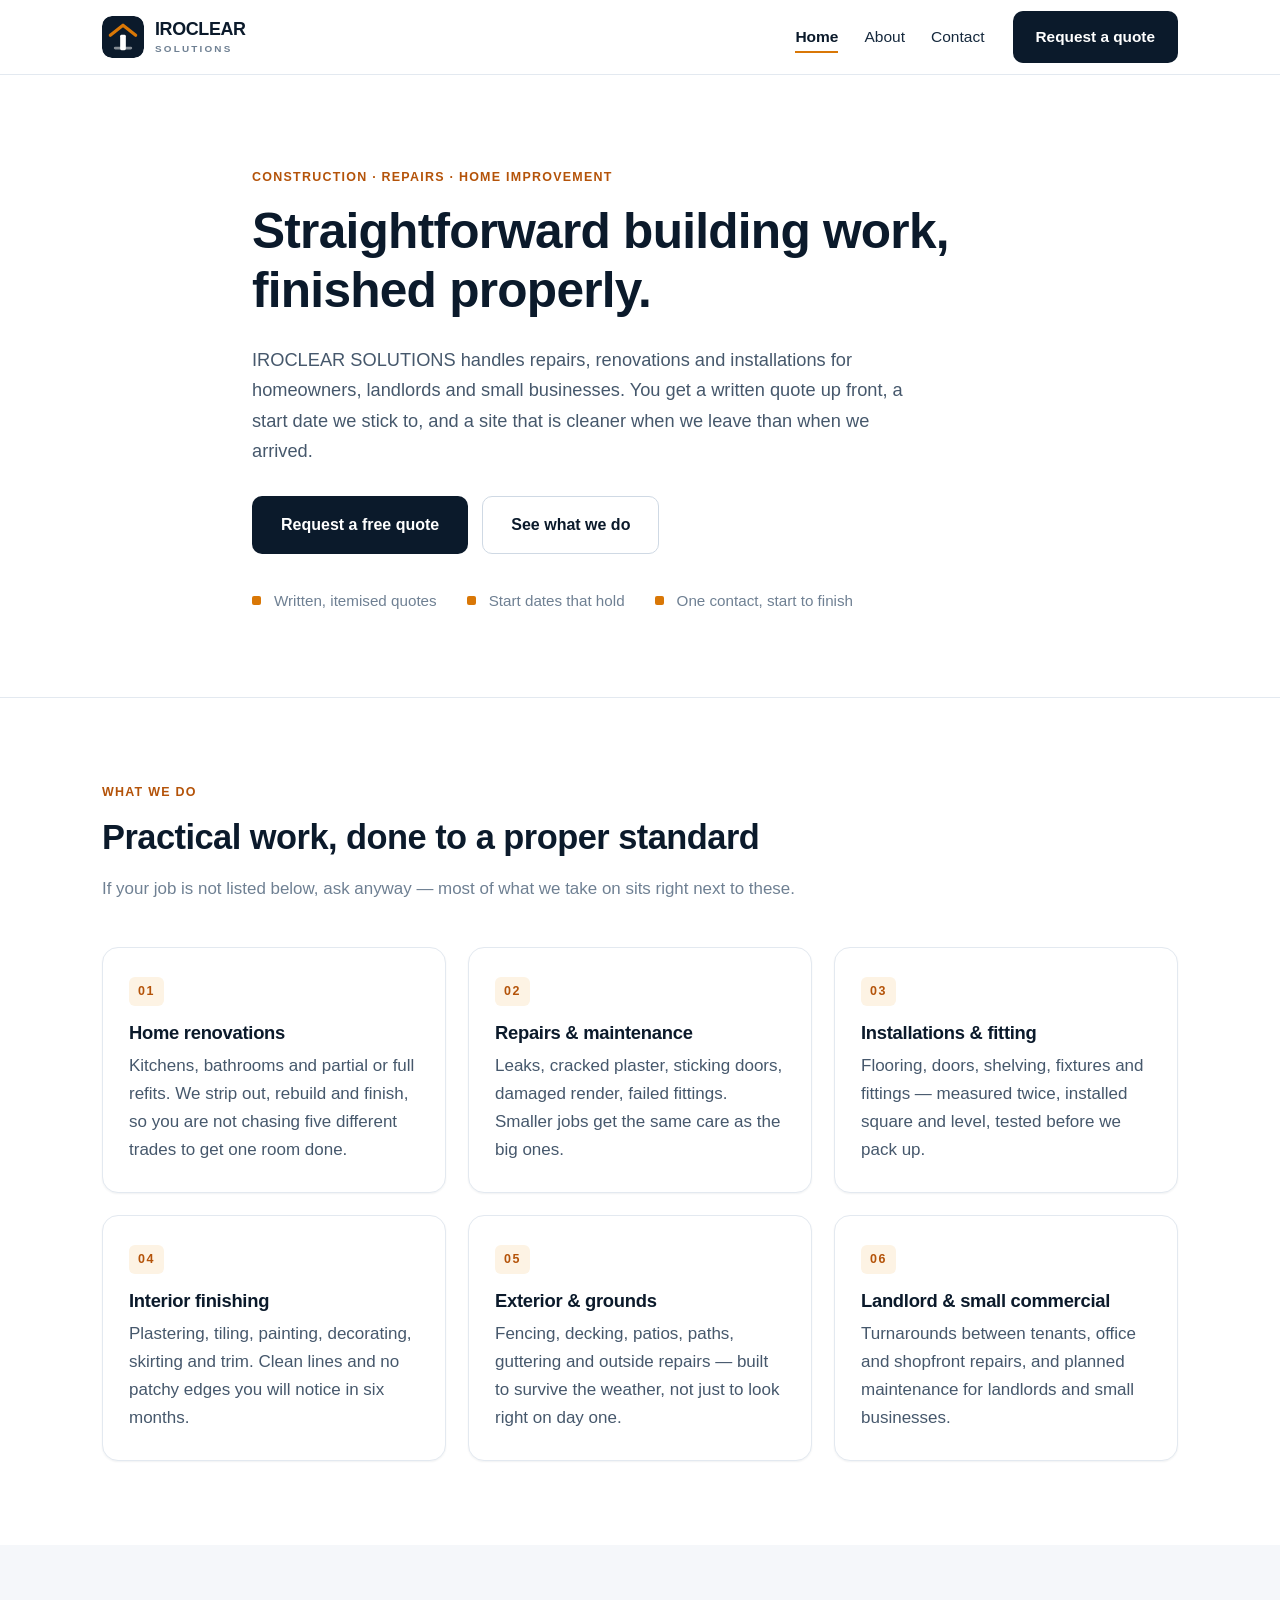
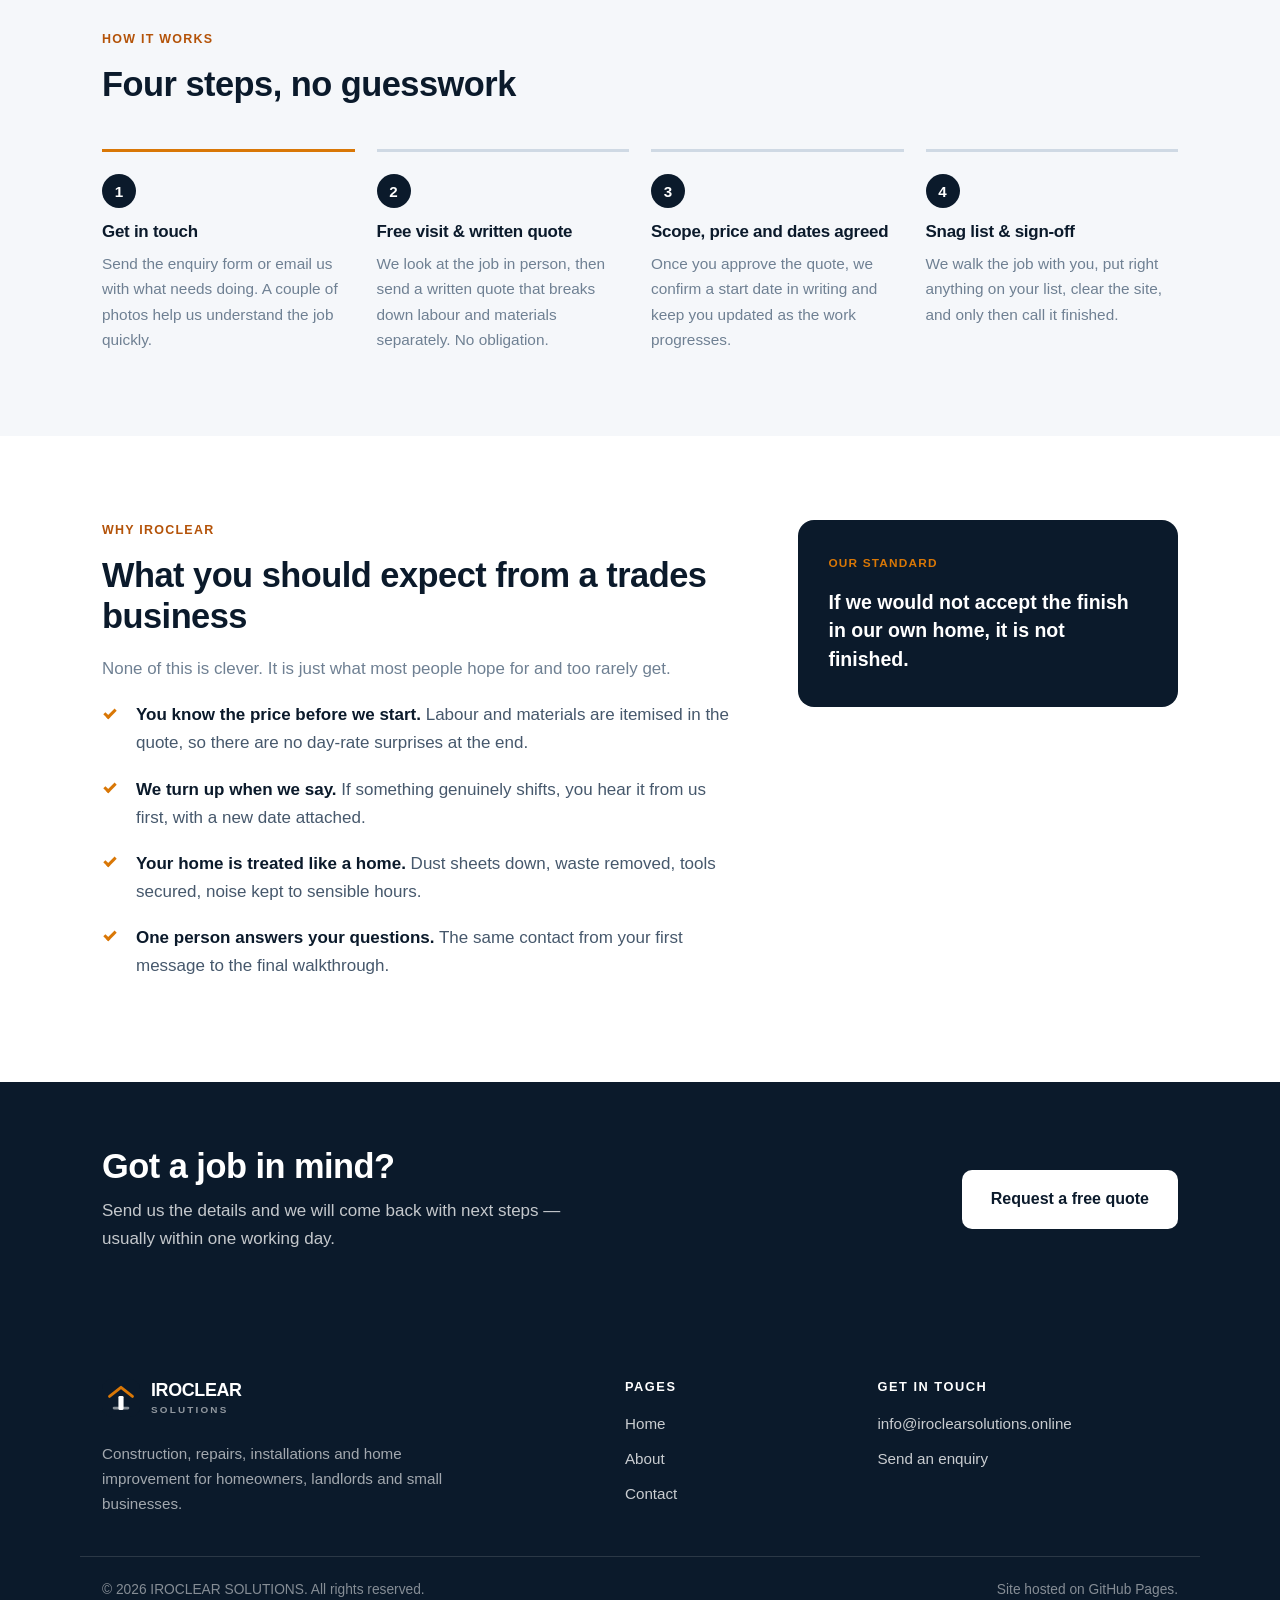
<file: index.html>
<!DOCTYPE html>
<html lang="en">
<head>
<meta charset="utf-8">
<meta name="viewport" content="width=device-width, initial-scale=1">
<title>IROCLEAR SOLUTIONS | Construction, Repairs &amp; Home Improvement</title>
<meta name="description" content="IROCLEAR SOLUTIONS takes on renovations, repairs, installations and finishing work for homeowners, landlords and small businesses. Written quotes, fixed prices, tidy sites.">
<link rel="canonical" href="https://iroclearsolutions.online/">
<link rel="icon" href="assets/img/favicon.svg" type="image/svg+xml">
<link rel="stylesheet" href="assets/css/style.css">
<meta property="og:type" content="website">
<meta property="og:title" content="IROCLEAR SOLUTIONS | Construction, Repairs &amp; Home Improvement">
<meta property="og:description" content="Renovations, repairs, installations and finishing work. Written, itemised quotes and a tidy site when we leave.">
<meta property="og:url" content="https://iroclearsolutions.online/">
<script type="application/ld+json">
{
  "@context": "https://schema.org",
  "@type": "HomeAndConstructionBusiness",
  "name": "IROCLEAR SOLUTIONS",
  "url": "https://iroclearsolutions.online/",
  "email": "info@iroclearsolutions.online",
  "description": "Construction, repairs, installations and home improvement for homeowners, landlords and small businesses."
}
</script>
</head>
<body>
<a class="skip-link" href="#main">Skip to content</a>

<header class="site-header" id="siteHeader">
  <div class="container header-inner">
    <a class="brand" href="index.html">
      <img class="brand-mark" src="assets/img/logo.svg" alt="" width="42" height="42">
      <span class="brand-text">IROCLEAR<small>SOLUTIONS</small></span>
    </a>

    <button class="nav-toggle" id="navToggle" type="button" aria-expanded="false" aria-controls="primaryNav" aria-label="Open menu">
      <span class="nav-toggle-bar"></span>
      <span class="nav-toggle-bar"></span>
      <span class="nav-toggle-bar"></span>
    </button>

    <nav class="nav" id="primaryNav" aria-label="Primary">
      <ul class="nav-list">
        <li><a href="index.html" aria-current="page">Home</a></li>
        <li><a href="about.html">About</a></li>
        <li><a href="contact.html">Contact</a></li>
      </ul>
      <a class="btn btn-primary nav-cta" href="contact.html">Request a quote</a>
    </nav>
  </div>
</header>

<main id="main">

  <section class="hero">
    <div class="container hero-inner">
      <p class="eyebrow">Construction &middot; Repairs &middot; Home Improvement</p>
      <h1>Straightforward building work, finished properly.</h1>
      <p class="hero-lede">
        IROCLEAR SOLUTIONS handles repairs, renovations and installations for homeowners,
        landlords and small businesses. You get a written quote up front, a start date we
        stick to, and a site that is cleaner when we leave than when we arrived.
      </p>
      <div class="hero-actions">
        <a class="btn btn-primary btn-lg" href="contact.html">Request a free quote</a>
        <a class="btn btn-ghost btn-lg" href="#services">See what we do</a>
      </div>
      <ul class="hero-points">
        <li>Written, itemised quotes</li>
        <li>Start dates that hold</li>
        <li>One contact, start to finish</li>
      </ul>
    </div>
  </section>

  <section class="section" id="services">
    <div class="container">
      <div class="section-head">
        <p class="eyebrow">What we do</p>
        <h2>Practical work, done to a proper standard</h2>
        <p class="section-lede">
          If your job is not listed below, ask anyway &mdash; most of what we take on sits
          right next to these.
        </p>
      </div>

      <div class="grid grid-3">
        <article class="card">
          <span class="card-num">01</span>
          <h3>Home renovations</h3>
          <p>Kitchens, bathrooms and partial or full refits. We strip out, rebuild and finish, so you are not chasing five different trades to get one room done.</p>
        </article>
        <article class="card">
          <span class="card-num">02</span>
          <h3>Repairs &amp; maintenance</h3>
          <p>Leaks, cracked plaster, sticking doors, damaged render, failed fittings. Smaller jobs get the same care as the big ones.</p>
        </article>
        <article class="card">
          <span class="card-num">03</span>
          <h3>Installations &amp; fitting</h3>
          <p>Flooring, doors, shelving, fixtures and fittings &mdash; measured twice, installed square and level, tested before we pack up.</p>
        </article>
        <article class="card">
          <span class="card-num">04</span>
          <h3>Interior finishing</h3>
          <p>Plastering, tiling, painting, decorating, skirting and trim. Clean lines and no patchy edges you will notice in six months.</p>
        </article>
        <article class="card">
          <span class="card-num">05</span>
          <h3>Exterior &amp; grounds</h3>
          <p>Fencing, decking, patios, paths, guttering and outside repairs &mdash; built to survive the weather, not just to look right on day one.</p>
        </article>
        <article class="card">
          <span class="card-num">06</span>
          <h3>Landlord &amp; small commercial</h3>
          <p>Turnarounds between tenants, office and shopfront repairs, and planned maintenance for landlords and small businesses.</p>
        </article>
      </div>
    </div>
  </section>

  <section class="section section-alt">
    <div class="container">
      <div class="section-head">
        <p class="eyebrow">How it works</p>
        <h2>Four steps, no guesswork</h2>
      </div>

      <ol class="steps">
        <li class="step">
          <span class="step-num">1</span>
          <h3>Get in touch</h3>
          <p>Send the enquiry form or email us with what needs doing. A couple of photos help us understand the job quickly.</p>
        </li>
        <li class="step">
          <span class="step-num">2</span>
          <h3>Free visit &amp; written quote</h3>
          <p>We look at the job in person, then send a written quote that breaks down labour and materials separately. No obligation.</p>
        </li>
        <li class="step">
          <span class="step-num">3</span>
          <h3>Scope, price and dates agreed</h3>
          <p>Once you approve the quote, we confirm a start date in writing and keep you updated as the work progresses.</p>
        </li>
        <li class="step">
          <span class="step-num">4</span>
          <h3>Snag list &amp; sign-off</h3>
          <p>We walk the job with you, put right anything on your list, clear the site, and only then call it finished.</p>
        </li>
      </ol>
    </div>
  </section>

  <section class="section">
    <div class="container split">
      <div class="split-copy">
        <p class="eyebrow">Why IROCLEAR</p>
        <h2>What you should expect from a trades business</h2>
        <p class="section-lede">
          None of this is clever. It is just what most people hope for and too rarely get.
        </p>
        <ul class="check-list">
          <li><strong>You know the price before we start.</strong> Labour and materials are itemised in the quote, so there are no day-rate surprises at the end.</li>
          <li><strong>We turn up when we say.</strong> If something genuinely shifts, you hear it from us first, with a new date attached.</li>
          <li><strong>Your home is treated like a home.</strong> Dust sheets down, waste removed, tools secured, noise kept to sensible hours.</li>
          <li><strong>One person answers your questions.</strong> The same contact from your first message to the final walkthrough.</li>
        </ul>
      </div>
      <div class="split-aside">
        <div class="quote-card">
          <p class="quote-card-label">Our standard</p>
          <p class="quote-card-text">If we would not accept the finish in our own home, it is not finished.</p>
        </div>
      </div>
    </div>
  </section>

  <section class="cta-band">
    <div class="container cta-band-inner">
      <div>
        <h2>Got a job in mind?</h2>
        <p>Send us the details and we will come back with next steps &mdash; usually within one working day.</p>
      </div>
      <a class="btn btn-invert btn-lg" href="contact.html">Request a free quote</a>
    </div>
  </section>

</main>

<footer class="site-footer">
  <div class="container footer-grid">
    <div class="footer-brand">
      <a class="brand brand-footer" href="index.html">
        <img class="brand-mark" src="assets/img/logo.svg" alt="" width="38" height="38">
        <span class="brand-text">IROCLEAR<small>SOLUTIONS</small></span>
      </a>
      <p>Construction, repairs, installations and home improvement for homeowners, landlords and small businesses.</p>
    </div>

    <div class="footer-col">
      <h4>Pages</h4>
      <ul>
        <li><a href="index.html">Home</a></li>
        <li><a href="about.html">About</a></li>
        <li><a href="contact.html">Contact</a></li>
      </ul>
    </div>

    <div class="footer-col">
      <h4>Get in touch</h4>
      <ul>
        <li><a href="mailto:info@iroclearsolutions.online">info@iroclearsolutions.online</a></li>
        <!-- PHONE: paste your number here once you have one, then delete this note.
        <li><a href="tel:+44XXXXXXXXXX">+44 XX XXXX XXXX</a></li>
        -->
        <li><a href="contact.html">Send an enquiry</a></li>
      </ul>
    </div>
  </div>

  <div class="container footer-bottom">
    <p>&copy; <span id="year">2026</span> IROCLEAR SOLUTIONS. All rights reserved.</p>
    <p class="footer-note">Site hosted on GitHub Pages.</p>
  </div>
</footer>

<script src="assets/js/main.js"></script>
</body>
</html>
</file>
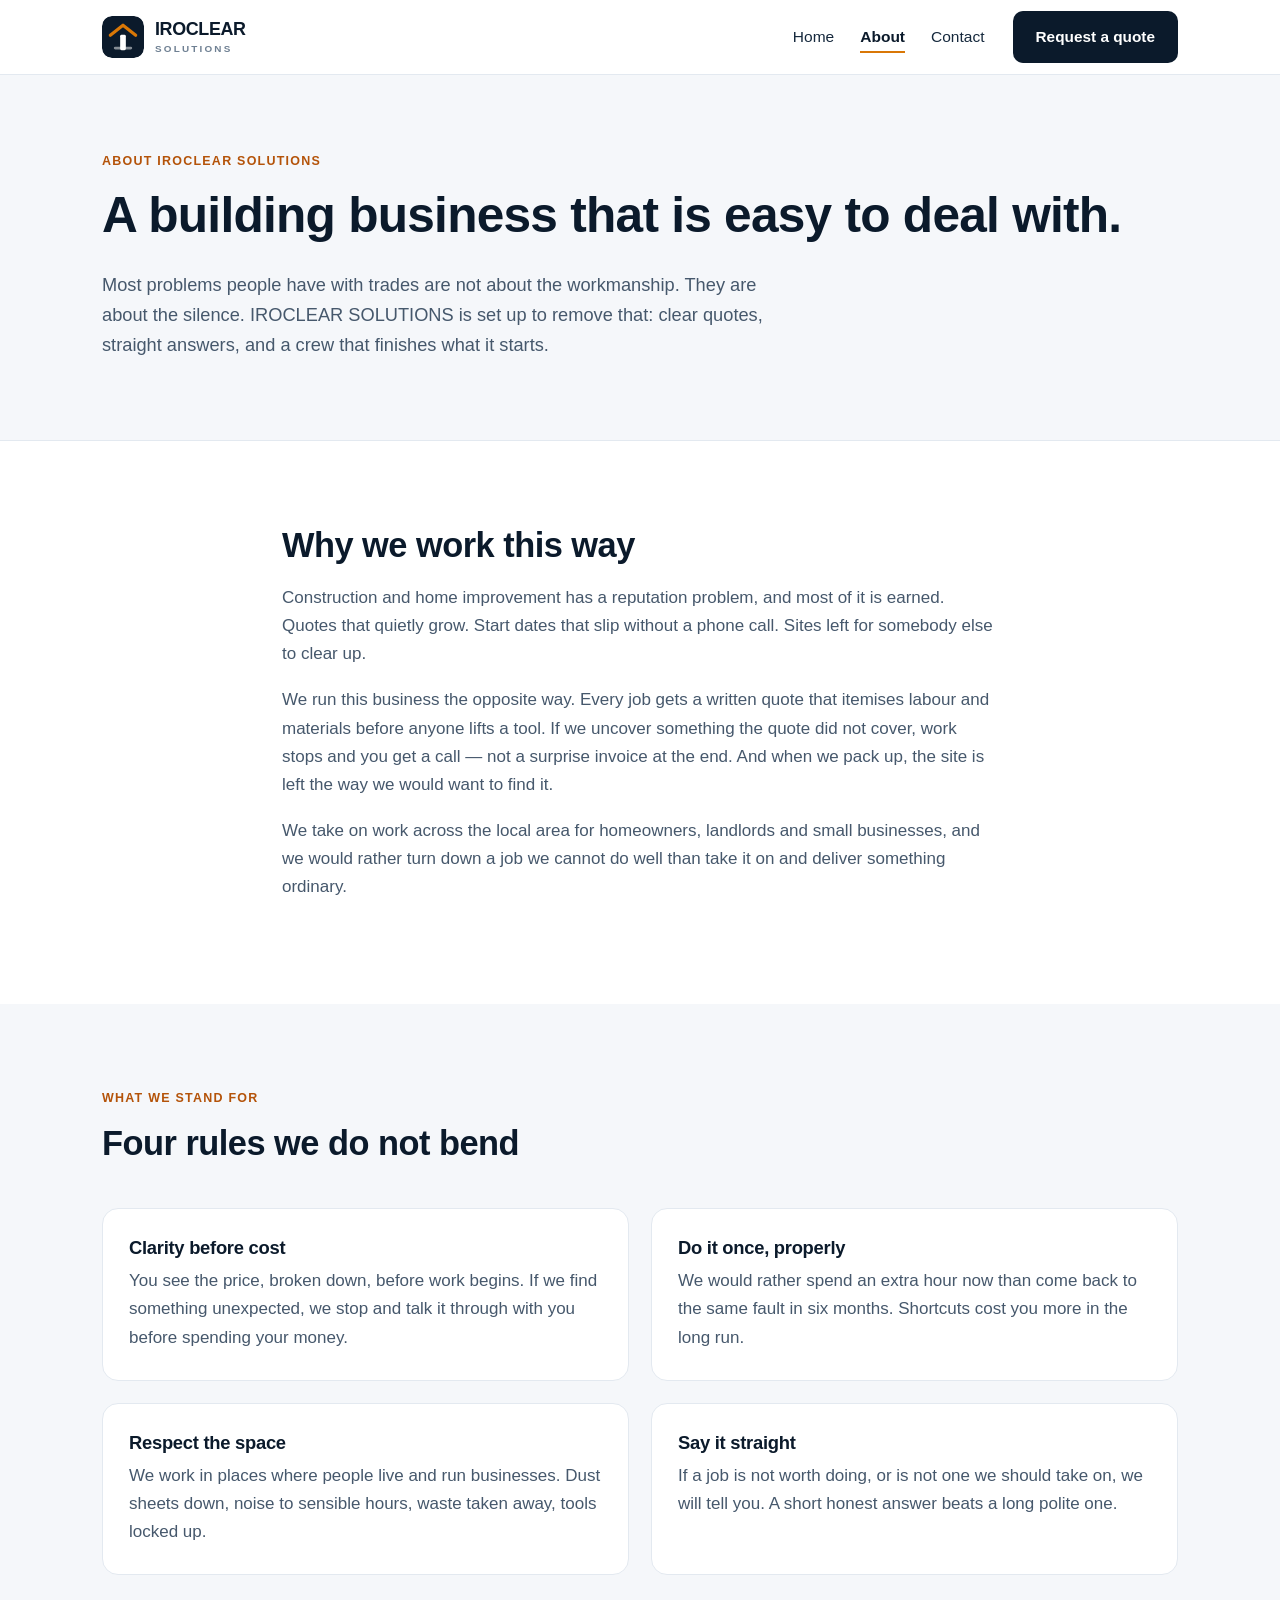
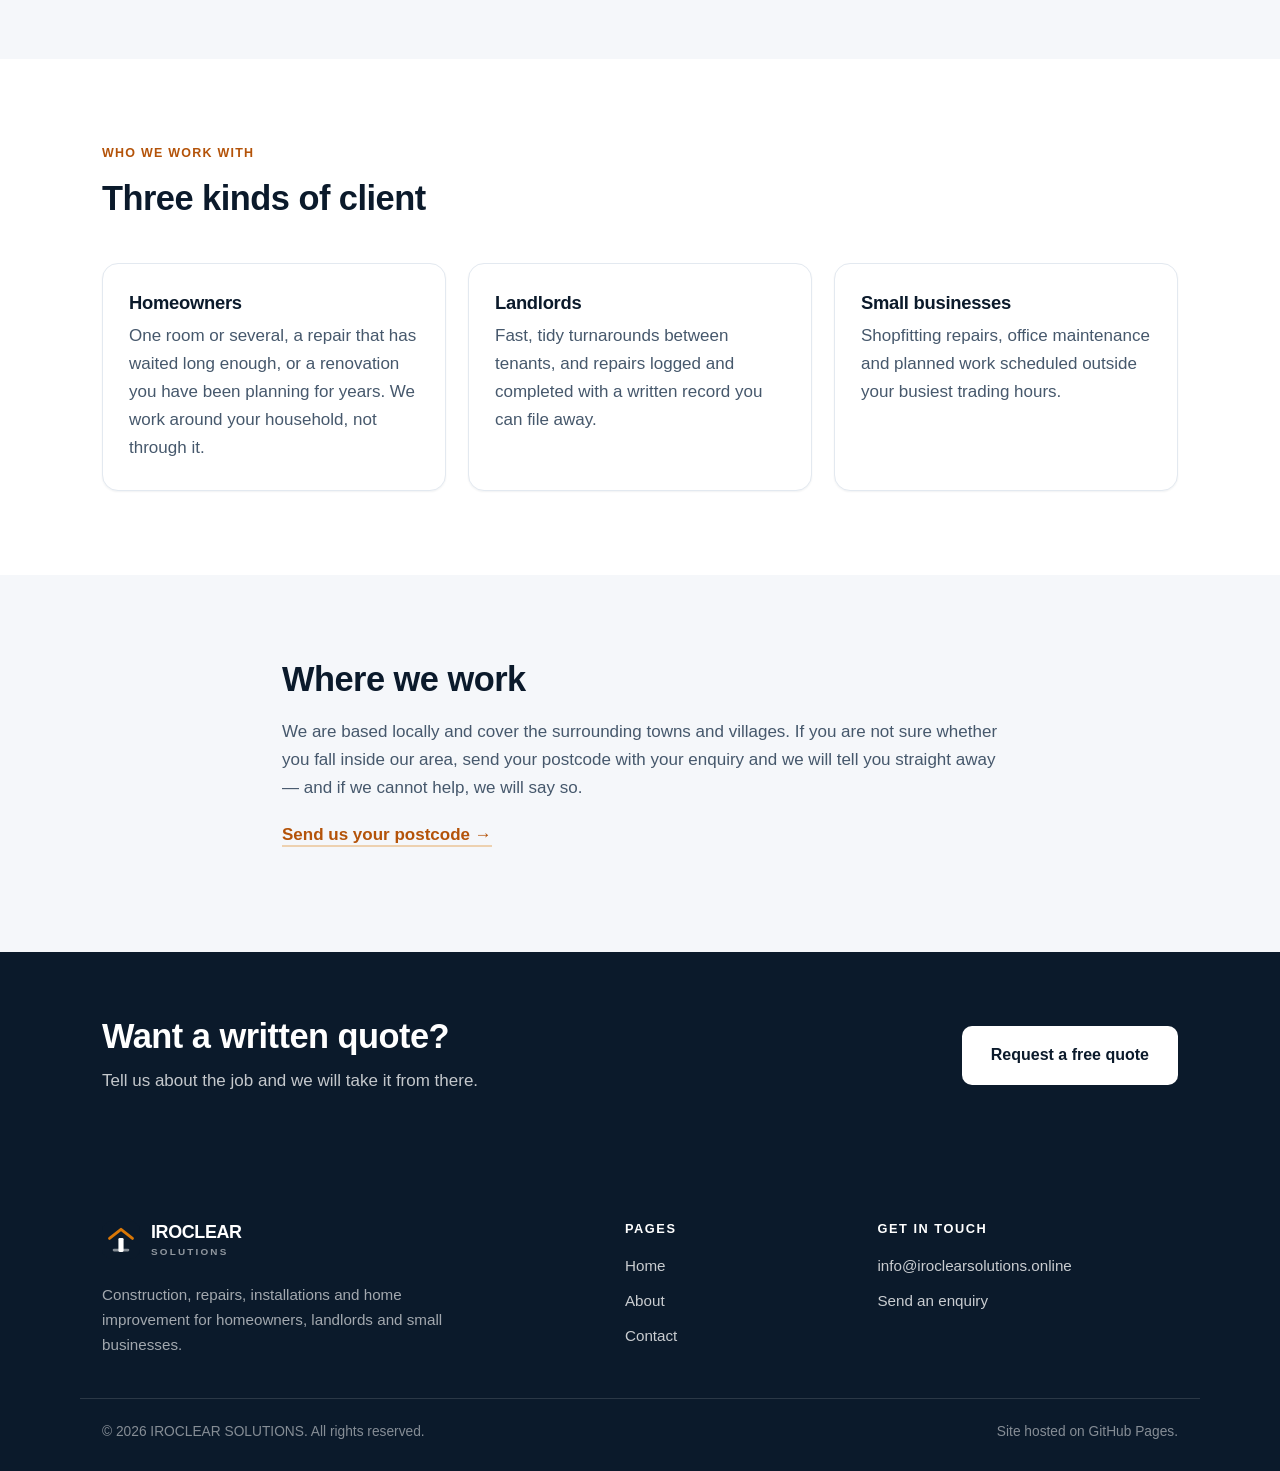
<file: about.html>
<!DOCTYPE html>
<html lang="en">
<head>
<meta charset="utf-8">
<meta name="viewport" content="width=device-width, initial-scale=1">
<title>About | IROCLEAR SOLUTIONS</title>
<meta name="description" content="IROCLEAR SOLUTIONS is a construction and home improvement business built around clear quotes, straight answers and tidy, finished work.">
<link rel="canonical" href="https://iroclearsolutions.online/about.html">
<link rel="icon" href="assets/img/favicon.svg" type="image/svg+xml">
<link rel="stylesheet" href="assets/css/style.css">
<meta property="og:type" content="website">
<meta property="og:title" content="About | IROCLEAR SOLUTIONS">
<meta property="og:description" content="Clear quotes, straight answers and work that is finished properly.">
</head>
<body>
<a class="skip-link" href="#main">Skip to content</a>

<header class="site-header" id="siteHeader">
  <div class="container header-inner">
    <a class="brand" href="index.html">
      <img class="brand-mark" src="assets/img/logo.svg" alt="" width="42" height="42">
      <span class="brand-text">IROCLEAR<small>SOLUTIONS</small></span>
    </a>

    <button class="nav-toggle" id="navToggle" type="button" aria-expanded="false" aria-controls="primaryNav" aria-label="Open menu">
      <span class="nav-toggle-bar"></span>
      <span class="nav-toggle-bar"></span>
      <span class="nav-toggle-bar"></span>
    </button>

    <nav class="nav" id="primaryNav" aria-label="Primary">
      <ul class="nav-list">
        <li><a href="index.html">Home</a></li>
        <li><a href="about.html" aria-current="page">About</a></li>
        <li><a href="contact.html">Contact</a></li>
      </ul>
      <a class="btn btn-primary nav-cta" href="contact.html">Request a quote</a>
    </nav>
  </div>
</header>

<main id="main">

  <section class="page-hero">
    <div class="container">
      <p class="eyebrow">About IROCLEAR SOLUTIONS</p>
      <h1>A building business that is easy to deal with.</h1>
      <p class="hero-lede">
        Most problems people have with trades are not about the workmanship. They are about
        the silence. IROCLEAR SOLUTIONS is set up to remove that: clear quotes, straight
        answers, and a crew that finishes what it starts.
      </p>
    </div>
  </section>

  <section class="section">
    <div class="container narrow">
      <h2>Why we work this way</h2>
      <p>
        Construction and home improvement has a reputation problem, and most of it is earned.
        Quotes that quietly grow. Start dates that slip without a phone call. Sites left
        for somebody else to clear up.
      </p>
      <p>
        We run this business the opposite way. Every job gets a written quote that itemises
        labour and materials before anyone lifts a tool. If we uncover something the quote
        did not cover, work stops and you get a call &mdash; not a surprise invoice at the end.
        And when we pack up, the site is left the way we would want to find it.
      </p>
      <p>
        We take on work across the local area for homeowners, landlords and small businesses,
        and we would rather turn down a job we cannot do well than take it on and deliver
        something ordinary.
      </p>
    </div>
  </section>

  <section class="section section-alt">
    <div class="container">
      <div class="section-head">
        <p class="eyebrow">What we stand for</p>
        <h2>Four rules we do not bend</h2>
      </div>

      <div class="grid grid-2">
        <article class="card card-plain">
          <h3>Clarity before cost</h3>
          <p>You see the price, broken down, before work begins. If we find something unexpected, we stop and talk it through with you before spending your money.</p>
        </article>
        <article class="card card-plain">
          <h3>Do it once, properly</h3>
          <p>We would rather spend an extra hour now than come back to the same fault in six months. Shortcuts cost you more in the long run.</p>
        </article>
        <article class="card card-plain">
          <h3>Respect the space</h3>
          <p>We work in places where people live and run businesses. Dust sheets down, noise to sensible hours, waste taken away, tools locked up.</p>
        </article>
        <article class="card card-plain">
          <h3>Say it straight</h3>
          <p>If a job is not worth doing, or is not one we should take on, we will tell you. A short honest answer beats a long polite one.</p>
        </article>
      </div>
    </div>
  </section>

  <section class="section">
    <div class="container">
      <div class="section-head">
        <p class="eyebrow">Who we work with</p>
        <h2>Three kinds of client</h2>
      </div>

      <div class="grid grid-3">
        <article class="card">
          <h3>Homeowners</h3>
          <p>One room or several, a repair that has waited long enough, or a renovation you have been planning for years. We work around your household, not through it.</p>
        </article>
        <article class="card">
          <h3>Landlords</h3>
          <p>Fast, tidy turnarounds between tenants, and repairs logged and completed with a written record you can file away.</p>
        </article>
        <article class="card">
          <h3>Small businesses</h3>
          <p>Shopfitting repairs, office maintenance and planned work scheduled outside your busiest trading hours.</p>
        </article>
      </div>
    </div>
  </section>

  <section class="section section-alt">
    <div class="container narrow">
      <h2>Where we work</h2>
      <p>
        We are based locally and cover the surrounding towns and villages. If you are not
        sure whether you fall inside our area, send your postcode with your enquiry and we
        will tell you straight away &mdash; and if we cannot help, we will say so.
      </p>
      <p>
        <a class="text-link" href="contact.html">Send us your postcode &rarr;</a>
      </p>
    </div>
  </section>

  <section class="cta-band">
    <div class="container cta-band-inner">
      <div>
        <h2>Want a written quote?</h2>
        <p>Tell us about the job and we will take it from there.</p>
      </div>
      <a class="btn btn-invert btn-lg" href="contact.html">Request a free quote</a>
    </div>
  </section>

</main>

<footer class="site-footer">
  <div class="container footer-grid">
    <div class="footer-brand">
      <a class="brand brand-footer" href="index.html">
        <img class="brand-mark" src="assets/img/logo.svg" alt="" width="38" height="38">
        <span class="brand-text">IROCLEAR<small>SOLUTIONS</small></span>
      </a>
      <p>Construction, repairs, installations and home improvement for homeowners, landlords and small businesses.</p>
    </div>

    <div class="footer-col">
      <h4>Pages</h4>
      <ul>
        <li><a href="index.html">Home</a></li>
        <li><a href="about.html">About</a></li>
        <li><a href="contact.html">Contact</a></li>
      </ul>
    </div>

    <div class="footer-col">
      <h4>Get in touch</h4>
      <ul>
        <li><a href="mailto:info@iroclearsolutions.online">info@iroclearsolutions.online</a></li>
        <!-- PHONE: paste your number here once you have one, then delete this note.
        <li><a href="tel:+44XXXXXXXXXX">+44 XX XXXX XXXX</a></li>
        -->
        <li><a href="contact.html">Send an enquiry</a></li>
      </ul>
    </div>
  </div>

  <div class="container footer-bottom">
    <p>&copy; <span id="year">2026</span> IROCLEAR SOLUTIONS. All rights reserved.</p>
    <p class="footer-note">Site hosted on GitHub Pages.</p>
  </div>
</footer>

<script src="assets/js/main.js"></script>
</body>
</html>
</file>
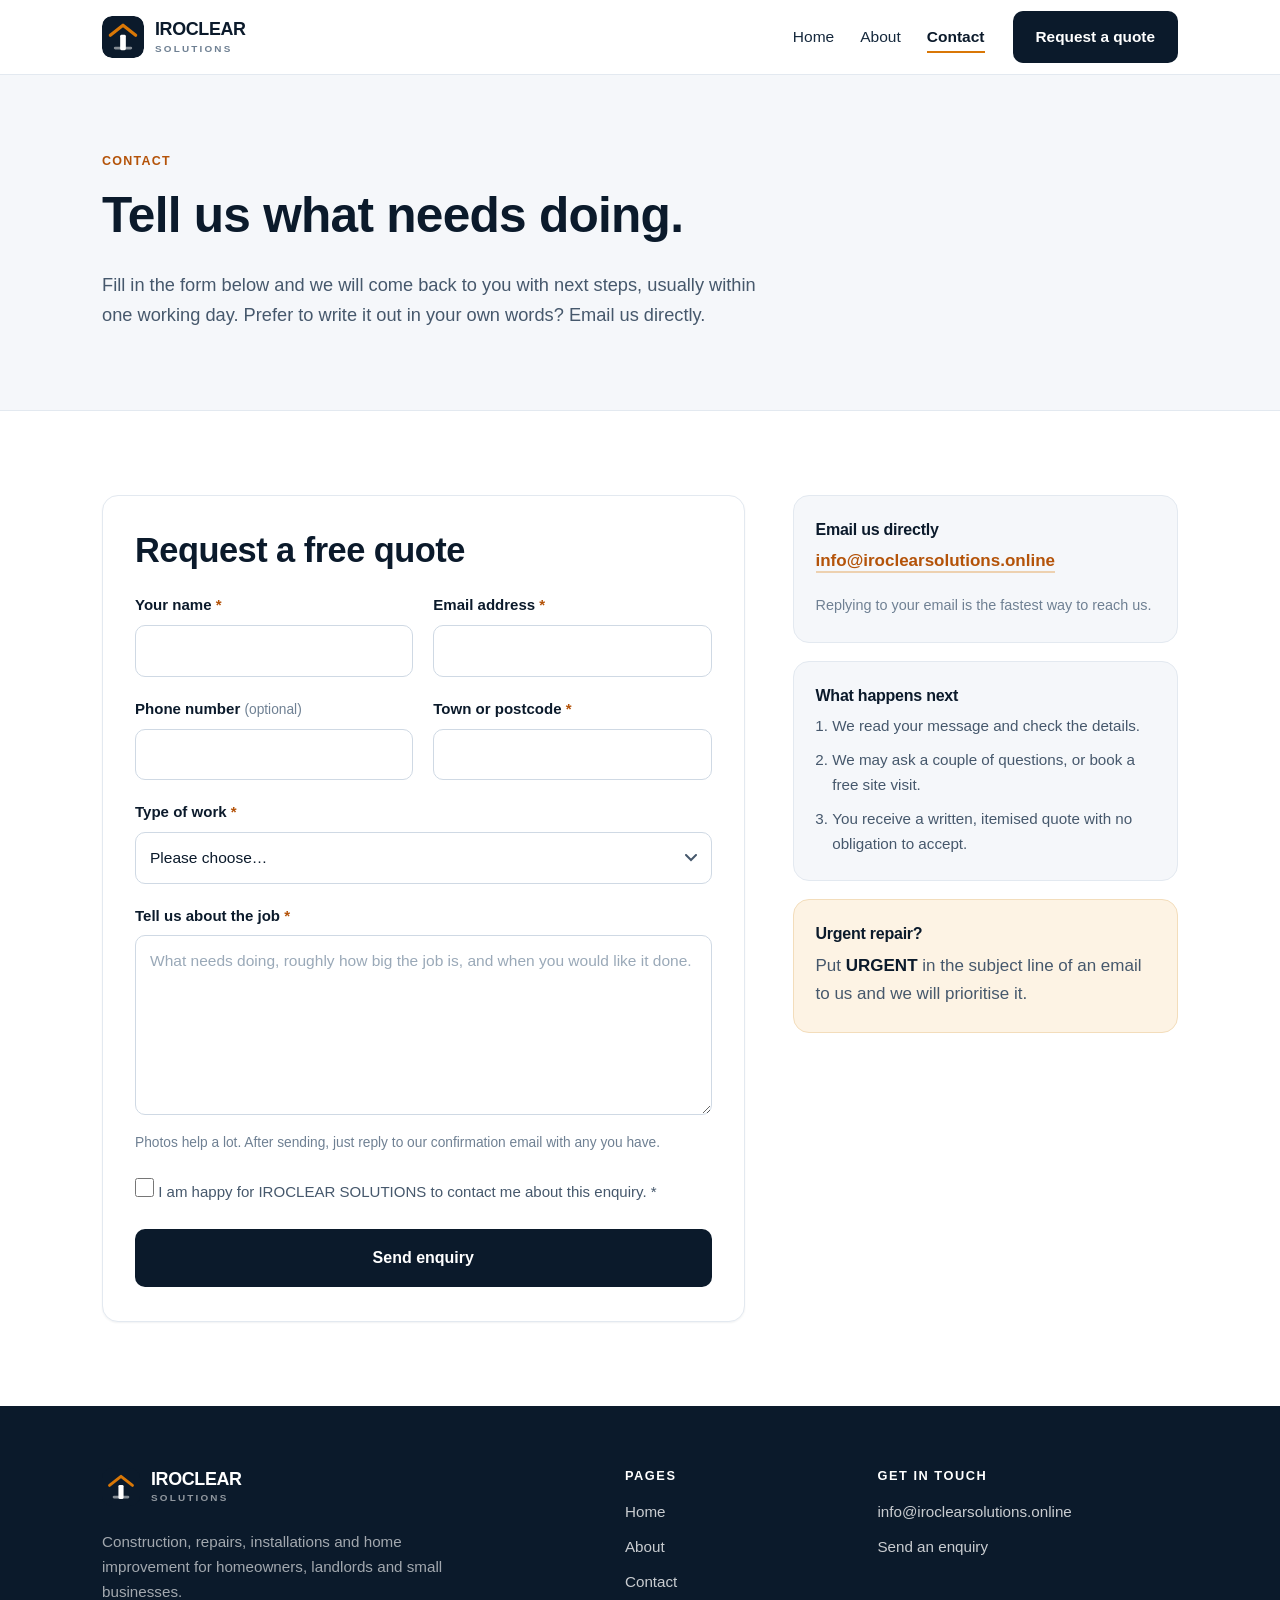
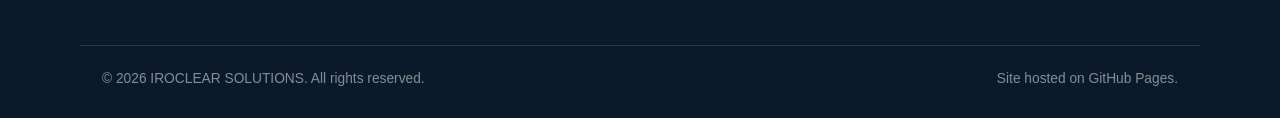
<file: contact.html>
<!DOCTYPE html>
<html lang="en">
<head>
<meta charset="utf-8">
<meta name="viewport" content="width=device-width, initial-scale=1">
<title>Contact | IROCLEAR SOLUTIONS</title>
<meta name="description" content="Contact IROCLEAR SOLUTIONS for a free written quote on renovations, repairs, installations and finishing work. Email info@iroclearsolutions.online or send the enquiry form.">
<link rel="canonical" href="https://iroclearsolutions.online/contact.html">
<link rel="icon" href="assets/img/favicon.svg" type="image/svg+xml">
<link rel="stylesheet" href="assets/css/style.css">
<meta property="og:type" content="website">
<meta property="og:title" content="Contact | IROCLEAR SOLUTIONS">
<meta property="og:description" content="Send us the details and we will come back with next steps, usually within one working day.">
</head>
<body>
<a class="skip-link" href="#main">Skip to content</a>

<header class="site-header" id="siteHeader">
  <div class="container header-inner">
    <a class="brand" href="index.html">
      <img class="brand-mark" src="assets/img/logo.svg" alt="" width="42" height="42">
      <span class="brand-text">IROCLEAR<small>SOLUTIONS</small></span>
    </a>

    <button class="nav-toggle" id="navToggle" type="button" aria-expanded="false" aria-controls="primaryNav" aria-label="Open menu">
      <span class="nav-toggle-bar"></span>
      <span class="nav-toggle-bar"></span>
      <span class="nav-toggle-bar"></span>
    </button>

    <nav class="nav" id="primaryNav" aria-label="Primary">
      <ul class="nav-list">
        <li><a href="index.html">Home</a></li>
        <li><a href="about.html">About</a></li>
        <li><a href="contact.html" aria-current="page">Contact</a></li>
      </ul>
      <a class="btn btn-primary nav-cta" href="#enquiry">Request a quote</a>
    </nav>
  </div>
</header>

<main id="main">

  <section class="page-hero">
    <div class="container">
      <p class="eyebrow">Contact</p>
      <h1>Tell us what needs doing.</h1>
      <p class="hero-lede">
        Fill in the form below and we will come back to you with next steps, usually within
        one working day. Prefer to write it out in your own words? Email us directly.
      </p>
    </div>
  </section>

  <section class="section" id="enquiry">
    <div class="container contact-layout">

      <div class="contact-form-wrap">
        <h2 class="contact-form-title">Request a free quote</h2>

        <form id="inquiryForm" class="form" novalidate>
          <!-- Honeypot: real people never see or tick this. -->
          <input type="checkbox" name="botcheck" class="hp-field" tabindex="-1" autocomplete="off" aria-hidden="true">

          <div class="form-row">
            <div class="field">
              <label for="name">Your name <span class="req">*</span></label>
              <input type="text" id="name" name="name" autocomplete="name" required>
            </div>
            <div class="field">
              <label for="email">Email address <span class="req">*</span></label>
              <input type="email" id="email" name="email" autocomplete="email" required>
            </div>
          </div>

          <div class="form-row">
            <div class="field">
              <label for="phone">Phone number <span class="optional">(optional)</span></label>
              <input type="tel" id="phone" name="phone" autocomplete="tel">
            </div>
            <div class="field">
              <label for="location">Town or postcode <span class="req">*</span></label>
              <input type="text" id="location" name="location" autocomplete="postal-code" required>
            </div>
          </div>

          <div class="field">
            <label for="jobType">Type of work <span class="req">*</span></label>
            <select id="jobType" name="job_type" required>
              <option value="">Please choose&hellip;</option>
              <option>Home renovation</option>
              <option>Repair or maintenance</option>
              <option>Installation or fitting</option>
              <option>Interior finishing (plaster, tile, paint)</option>
              <option>Exterior, fencing or decking</option>
              <option>Landlord or commercial work</option>
              <option>Something else</option>
            </select>
          </div>

          <div class="field">
            <label for="message">Tell us about the job <span class="req">*</span></label>
            <textarea id="message" name="message" rows="6" required
              placeholder="What needs doing, roughly how big the job is, and when you would like it done."></textarea>
            <p class="field-hint">Photos help a lot. After sending, just reply to our confirmation email with any you have.</p>
          </div>

          <div class="field field-check">
            <label class="checkbox-label">
              <input type="checkbox" name="consent" value="yes" required>
              <span>I am happy for IROCLEAR SOLUTIONS to contact me about this enquiry. <span class="req">*</span></span>
            </label>
          </div>

          <button type="submit" class="btn btn-primary btn-lg btn-block" id="submitBtn">Send enquiry</button>

          <p class="form-status" id="formStatus" role="status" aria-live="polite"></p>
        </form>
      </div>

      <aside class="contact-aside">
        <div class="aside-card">
          <h3>Email us directly</h3>
          <p><a class="text-link" href="mailto:info@iroclearsolutions.online">info@iroclearsolutions.online</a></p>
          <p class="aside-note">Replying to your email is the fastest way to reach us.</p>
        </div>

        <!-- PHONE & HOURS: paste your details here once you have them, then delete this note.
        <div class="aside-card">
          <h3>Call us</h3>
          <p><a class="text-link" href="tel:+44XXXXXXXXXX">+44 XX XXXX XXXX</a></p>
          <h3>Opening hours</h3>
          <p>Monday to Friday: 8am - 6pm<br>Saturday: 9am - 2pm</p>
        </div>
        -->

        <div class="aside-card">
          <h3>What happens next</h3>
          <ol class="aside-steps">
            <li>We read your message and check the details.</li>
            <li>We may ask a couple of questions, or book a free site visit.</li>
            <li>You receive a written, itemised quote with no obligation to accept.</li>
          </ol>
        </div>

        <div class="aside-card aside-card-accent">
          <h3>Urgent repair?</h3>
          <p>Put <strong>URGENT</strong> in the subject line of an email to us and we will prioritise it.</p>
        </div>
      </aside>

    </div>
  </section>

</main>

<footer class="site-footer">
  <div class="container footer-grid">
    <div class="footer-brand">
      <a class="brand brand-footer" href="index.html">
        <img class="brand-mark" src="assets/img/logo.svg" alt="" width="38" height="38">
        <span class="brand-text">IROCLEAR<small>SOLUTIONS</small></span>
      </a>
      <p>Construction, repairs, installations and home improvement for homeowners, landlords and small businesses.</p>
    </div>

    <div class="footer-col">
      <h4>Pages</h4>
      <ul>
        <li><a href="index.html">Home</a></li>
        <li><a href="about.html">About</a></li>
        <li><a href="contact.html">Contact</a></li>
      </ul>
    </div>

    <div class="footer-col">
      <h4>Get in touch</h4>
      <ul>
        <li><a href="mailto:info@iroclearsolutions.online">info@iroclearsolutions.online</a></li>
        <!-- PHONE: paste your number here once you have one, then delete this note.
        <li><a href="tel:+44XXXXXXXXXX">+44 XX XXXX XXXX</a></li>
        -->
        <li><a href="contact.html">Send an enquiry</a></li>
      </ul>
    </div>
  </div>

  <div class="container footer-bottom">
    <p>&copy; <span id="year">2026</span> IROCLEAR SOLUTIONS. All rights reserved.</p>
    <p class="footer-note">Site hosted on GitHub Pages.</p>
  </div>
</footer>

<script src="assets/js/main.js"></script>
</body>
</html>
</file>
<file: assets/css/style.css>
/* ==========================================================================
   IROCLEAR SOLUTIONS - stylesheet
   Plain CSS. No frameworks, no external fonts, no tracking scripts.
   ========================================================================== */

/* ---------- Tokens ---------- */
:root {
  --ink:        #0b1a2b;
  --ink-2:      #16293d;
  --body:       #46586c;
  --muted:      #6f8093;
  --line:       #e3e9f0;
  --line-2:     #cfd9e4;
  --bg:         #ffffff;
  --bg-alt:     #f5f7fa;
  --accent:     #d97706;
  --accent-dk:  #b45309;
  --accent-sf:  #fdf3e4;
  --ok:         #0f7a4d;
  --ok-sf:      #e8f6ef;
  --err:        #b42318;
  --err-sf:     #fdecea;

  --radius:     10px;
  --radius-lg:  16px;
  --shadow-sm:  0 1px 2px rgba(11,26,43,.06);
  --shadow:     0 8px 30px rgba(11,26,43,.08);
  --container:  1120px;
  --font: -apple-system, BlinkMacSystemFont, "Segoe UI", Roboto, "Helvetica Neue", Arial, sans-serif;
}

/* ---------- Reset ---------- */
*, *::before, *::after { box-sizing: border-box; }
html { -webkit-text-size-adjust: 100%; scroll-behavior: smooth; }
body {
  margin: 0;
  font-family: var(--font);
  font-size: 17px;
  line-height: 1.65;
  color: var(--body);
  background: var(--bg);
  -webkit-font-smoothing: antialiased;
}
img, svg { max-width: 100%; display: block; }
h1, h2, h3, h4 {
  color: var(--ink);
  line-height: 1.2;
  letter-spacing: -0.015em;
  margin: 0 0 .5em;
  font-weight: 700;
}
h1 { font-size: clamp(2rem, 5vw, 3.1rem); }
h2 { font-size: clamp(1.55rem, 3.2vw, 2.15rem); }
h3 { font-size: 1.15rem; }
p  { margin: 0 0 1.1em; }
ul, ol { margin: 0 0 1.1em; padding-left: 1.2em; }
a { color: var(--ink-2); }
strong { color: var(--ink); }

/* ---------- Layout ---------- */
.container {
  width: 100%;
  max-width: var(--container);
  margin-inline: auto;
  padding-inline: 22px;
}
.narrow { max-width: 760px; }
.section { padding: 84px 0; }
.section-alt { background: var(--bg-alt); }
.section-head { max-width: 720px; margin-bottom: 44px; }
.section-lede { font-size: 1.06rem; color: var(--muted); }

.eyebrow {
  text-transform: uppercase;
  letter-spacing: .1em;
  font-size: .78rem;
  font-weight: 700;
  color: var(--accent-dk);
  margin: 0 0 14px;
}

.grid { display: grid; gap: 22px; }
.grid-2 { grid-template-columns: repeat(2, minmax(0,1fr)); }
.grid-3 { grid-template-columns: repeat(3, minmax(0,1fr)); }

/* ---------- Buttons ---------- */
.btn {
  display: inline-flex;
  align-items: center;
  justify-content: center;
  gap: 8px;
  padding: 12px 22px;
  border: 1px solid transparent;
  border-radius: var(--radius);
  font: inherit;
  font-weight: 600;
  font-size: .96rem;
  text-decoration: none;
  cursor: pointer;
  transition: background-color .18s ease, color .18s ease, border-color .18s ease, transform .18s ease;
}
.btn-lg { padding: 15px 28px; font-size: 1rem; }
.btn-block { width: 100%; }
.btn-primary { background: var(--ink); color: #fff; }
.btn-primary:hover { background: var(--accent-dk); }
.btn-ghost { background: transparent; color: var(--ink); border-color: var(--line-2); }
.btn-ghost:hover { border-color: var(--ink); background: #fff; }
.btn-invert { background: #fff; color: var(--ink); }
.btn-invert:hover { background: var(--accent-sf); }
.btn:focus-visible, a:focus-visible, input:focus-visible, select:focus-visible, textarea:focus-visible, .nav-toggle:focus-visible {
  outline: 3px solid var(--accent);
  outline-offset: 2px;
}
.btn[disabled] { opacity: .6; cursor: progress; }

.text-link {
  color: var(--accent-dk);
  font-weight: 600;
  text-decoration: none;
  border-bottom: 2px solid rgba(217,119,6,.3);
  padding-bottom: 1px;
}
.text-link:hover { border-bottom-color: var(--accent); }

.skip-link {
  position: absolute; left: -9999px; top: 0;
  background: var(--ink); color: #fff; padding: 12px 18px; z-index: 100;
}
.skip-link:focus { left: 12px; top: 12px; }

/* ---------- Header ---------- */
.site-header {
  position: sticky; top: 0; z-index: 50;
  background: rgba(255,255,255,.92);
  backdrop-filter: saturate(180%) blur(8px);
  border-bottom: 1px solid var(--line);
}
.site-header.is-scrolled { box-shadow: var(--shadow-sm); }
.header-inner {
  display: flex; align-items: center; justify-content: space-between;
  gap: 20px; min-height: 74px;
}

.brand { display: inline-flex; align-items: center; gap: 11px; text-decoration: none; }
.brand-mark { border-radius: 10px; flex: none; }
.brand-text {
  display: flex; flex-direction: column; line-height: 1;
  font-weight: 800; letter-spacing: -0.02em; font-size: 1.12rem; color: var(--ink);
}
.brand-text small { font-size: .62rem; letter-spacing: .22em; font-weight: 700; color: var(--muted); margin-top: 5px; }

.nav { display: flex; align-items: center; gap: 28px; }
.nav-list { display: flex; align-items: center; gap: 26px; list-style: none; margin: 0; padding: 0; }
.nav-list a {
  text-decoration: none; color: var(--ink-2); font-weight: 500; font-size: .97rem;
  padding: 6px 0; border-bottom: 2px solid transparent;
}
.nav-list a:hover { color: var(--ink); border-bottom-color: var(--accent); }
.nav-list a[aria-current="page"] { color: var(--ink); font-weight: 700; border-bottom-color: var(--accent); }

.nav-toggle {
  display: none; flex-direction: column; justify-content: center; gap: 5px;
  width: 44px; height: 44px; padding: 0 10px;
  background: #fff; border: 1px solid var(--line-2); border-radius: 10px; cursor: pointer;
}
.nav-toggle-bar { display: block; height: 2px; background: var(--ink); border-radius: 2px; transition: transform .2s ease, opacity .2s ease; }
.nav-toggle[aria-expanded="true"] .nav-toggle-bar:nth-child(1) { transform: translateY(7px) rotate(45deg); }
.nav-toggle[aria-expanded="true"] .nav-toggle-bar:nth-child(2) { opacity: 0; }
.nav-toggle[aria-expanded="true"] .nav-toggle-bar:nth-child(3) { transform: translateY(-7px) rotate(-45deg); }

/* ---------- Hero ---------- */
.hero { padding: 92px 0 84px; border-bottom: 1px solid var(--line); }
.hero-inner { max-width: 820px; }
.hero-lede { font-size: 1.14rem; color: var(--body); max-width: 66ch; }
.hero-actions { display: flex; flex-wrap: wrap; gap: 14px; margin: 30px 0 34px; }
.hero-points {
  display: flex; flex-wrap: wrap; gap: 12px 30px;
  list-style: none; margin: 0; padding: 0;
  font-size: .95rem; color: var(--muted);
}
.hero-points li { position: relative; padding-left: 22px; }
.hero-points li::before {
  content: ""; position: absolute; left: 0; top: .52em;
  width: 9px; height: 9px; border-radius: 2px; background: var(--accent);
}

.page-hero { padding: 76px 0 60px; border-bottom: 1px solid var(--line); background: var(--bg-alt); }

/* ---------- Cards ---------- */
.card {
  background: #fff;
  border: 1px solid var(--line);
  border-radius: var(--radius-lg);
  padding: 28px 26px;
  box-shadow: var(--shadow-sm);
  transition: transform .2s ease, box-shadow .2s ease, border-color .2s ease;
}
.card:hover { transform: translateY(-3px); box-shadow: var(--shadow); border-color: var(--line-2); }
.card h3 { margin-bottom: .45em; }
.card p:last-child { margin-bottom: 0; }
.card-num {
  display: inline-block; font-size: .78rem; font-weight: 800; letter-spacing: .12em;
  color: var(--accent-dk); background: var(--accent-sf);
  padding: 4px 9px; border-radius: 6px; margin-bottom: 16px;
}
.card-plain { box-shadow: none; }
.card-plain:hover { transform: none; box-shadow: var(--shadow); }

/* ---------- Steps ---------- */
.steps {
  list-style: none; margin: 0; padding: 0;
  display: grid; grid-template-columns: repeat(4, minmax(0,1fr)); gap: 22px;
}
.step { position: relative; padding-top: 22px; border-top: 3px solid var(--line-2); }
.step:first-child { border-top-color: var(--accent); }
.step-num {
  display: inline-flex; align-items: center; justify-content: center;
  width: 34px; height: 34px; border-radius: 50%;
  background: var(--ink); color: #fff; font-weight: 700; font-size: .95rem;
  margin-bottom: 14px;
}
.step h3 { font-size: 1.06rem; }
.step p { font-size: .96rem; color: var(--muted); margin: 0; }

/* ---------- Split ---------- */
.split { display: grid; grid-template-columns: 1.35fr .8fr; gap: 56px; align-items: start; }
.check-list { list-style: none; margin: 0; padding: 0; }
.check-list li { position: relative; padding: 0 0 18px 34px; }
.check-list li::before {
  content: ""; position: absolute; left: 2px; top: .45em;
  width: 12px; height: 7px;
  border-left: 3px solid var(--accent); border-bottom: 3px solid var(--accent);
  transform: rotate(-45deg);
}

.quote-card {
  background: var(--ink); color: #fff; border-radius: var(--radius-lg);
  padding: 34px 30px;
}
.quote-card-label {
  text-transform: uppercase; letter-spacing: .1em; font-size: .74rem;
  font-weight: 700; color: var(--accent); margin-bottom: 14px;
}
.quote-card-text { font-size: 1.22rem; line-height: 1.45; color: #fff; margin: 0; font-weight: 600; }

/* ---------- CTA band ---------- */
.cta-band { background: var(--ink); padding: 64px 0; }
.cta-band-inner { display: flex; align-items: center; justify-content: space-between; gap: 34px; flex-wrap: wrap; }
.cta-band h2 { color: #fff; margin-bottom: .3em; }
.cta-band p { color: rgba(255,255,255,.76); margin: 0; max-width: 52ch; }

/* ---------- Contact layout ---------- */
.contact-layout { display: grid; grid-template-columns: 1.25fr .75fr; gap: 48px; align-items: start; }
.contact-form-title { margin-bottom: 22px; }
.contact-form-wrap {
  background: #fff; border: 1px solid var(--line);
  border-radius: var(--radius-lg); padding: 34px 32px; box-shadow: var(--shadow-sm);
}

/* ---------- Forms ---------- */
.form-row { display: grid; grid-template-columns: repeat(2, minmax(0,1fr)); gap: 20px; }
.field { margin-bottom: 20px; }
.field label { display: block; font-weight: 600; color: var(--ink); font-size: .94rem; margin-bottom: 7px; }
.req { color: var(--accent-dk); }
.optional { color: var(--muted); font-weight: 500; font-size: .86rem; }

.field input[type="text"],
.field input[type="email"],
.field input[type="tel"],
.field select,
.field textarea {
  width: 100%;
  padding: 12px 14px;
  font: inherit;
  font-size: .97rem;
  color: var(--ink);
  background: #fff;
  border: 1px solid var(--line-2);
  border-radius: var(--radius);
  transition: border-color .18s ease, box-shadow .18s ease;
}
.field input::placeholder, .field textarea::placeholder { color: #9aa9b8; }
.field input:focus, .field select:focus, .field textarea:focus {
  border-color: var(--accent); box-shadow: 0 0 0 3px var(--accent-sf); outline: none;
}
.field textarea { resize: vertical; min-height: 130px; }
.field select {
  appearance: none;
  background-image: url("data:image/svg+xml,%3Csvg xmlns='http://www.w3.org/2000/svg' width='12' height='8' viewBox='0 0 12 8'%3E%3Cpath d='M1 1l5 5 5-5' fill='none' stroke='%2346586c' stroke-width='2' stroke-linecap='round'/%3E%3C/svg%3E");
  background-repeat: no-repeat;
  background-position: right 14px center;
  padding-right: 40px;
}
.field-hint { font-size: .86rem; color: var(--muted); margin: 8px 0 0; }

.field-check { margin-bottom: 24px; }
.checkbox-label { display: flex; gap: 11px; align-items: flex-start; font-weight: 400; font-size: .94rem; color: var(--body); margin: 0; cursor: pointer; }
.checkbox-label input[type="checkbox"] { width: 19px; height: 19px; margin: 3px 0 0; flex: none; accent-color: var(--accent); }
.checkbox-label span { font-weight: 400; color: var(--body); }

.hp-field { position: absolute; left: -9999px; width: 1px; height: 1px; opacity: 0; }

.form.is-invalid input:invalid,
.form.is-invalid select:invalid,
.form.is-invalid textarea:invalid { border-color: var(--err); }

.form-status { margin: 16px 0 0; padding: 0; font-size: .95rem; display: none; }
.form-status.is-visible { display: block; padding: 14px 16px; border-radius: var(--radius); }
.form-status.is-ok  { background: var(--ok-sf);  color: var(--ok);  border: 1px solid #bfe3d1; }
.form-status.is-err { background: var(--err-sf); color: var(--err); border: 1px solid #f3c4bf; }
.form-status a { color: inherit; font-weight: 700; }

/* ---------- Contact aside ---------- */
.contact-aside { display: grid; gap: 18px; }
.aside-card {
  background: var(--bg-alt); border: 1px solid var(--line);
  border-radius: var(--radius-lg); padding: 24px 22px;
}
.aside-card h3 { font-size: 1rem; margin-bottom: .5em; }
.aside-card p:last-child { margin-bottom: 0; }
.aside-note { font-size: .9rem; color: var(--muted); margin: 6px 0 0; }
.aside-card-accent { background: var(--accent-sf); border-color: #f3ddbb; }
.aside-steps { margin: 0; padding-left: 1.1em; font-size: .95rem; }
.aside-steps li { margin-bottom: 9px; }
.aside-steps li:last-child { margin-bottom: 0; }

/* ---------- Footer ---------- */
.site-footer { background: var(--ink); color: rgba(255,255,255,.7); padding: 62px 0 28px; font-size: .95rem; }
.footer-grid { display: grid; grid-template-columns: 1.6fr .7fr 1fr; gap: 42px; padding-bottom: 40px; }
.footer-brand p { margin: 16px 0 0; max-width: 42ch; color: rgba(255,255,255,.62); }
.brand-footer .brand-text { color: #fff; }
.brand-footer .brand-text small { color: rgba(255,255,255,.55); }
.footer-col h4 { color: #fff; font-size: .8rem; letter-spacing: .12em; text-transform: uppercase; margin-bottom: 16px; }
.footer-col ul { list-style: none; margin: 0; padding: 0; }
.footer-col li { margin-bottom: 10px; }
.footer-col a { color: rgba(255,255,255,.78); text-decoration: none; }
.footer-col a:hover { color: #fff; text-decoration: underline; }
.footer-bottom {
  display: flex; justify-content: space-between; gap: 16px; flex-wrap: wrap;
  border-top: 1px solid rgba(255,255,255,.13); padding-top: 22px;
  font-size: .86rem; color: rgba(255,255,255,.5);
}
.footer-bottom p { margin: 0; }

/* ---------- 404 ---------- */
.center-page { min-height: 62vh; display: flex; align-items: center; }
.center-inner { text-align: center; max-width: 620px; margin-inline: auto; }
.center-inner .hero-actions { justify-content: center; }

/* ---------- Responsive ---------- */
@media (max-width: 1000px) {
  .split, .contact-layout { grid-template-columns: 1fr; gap: 40px; }
  .steps { grid-template-columns: repeat(2, minmax(0,1fr)); }
  .footer-grid { grid-template-columns: 1fr 1fr; gap: 34px; }
  .footer-brand { grid-column: 1 / -1; }
}

@media (max-width: 860px) {
  .nav-toggle { display: flex; }
  .nav {
    position: absolute; left: 0; right: 0; top: 100%;
    flex-direction: column; align-items: stretch; gap: 4px;
    background: #fff; border-bottom: 1px solid var(--line);
    padding: 10px 22px 22px;
    box-shadow: var(--shadow);
    display: none;
  }
  .nav.is-open { display: flex; }
  .nav-list { flex-direction: column; align-items: stretch; gap: 0; }
  .nav-list li + li { border-top: 1px solid var(--line); }
  .nav-list a { display: block; padding: 14px 0; border-bottom: none; }
  .nav-list a[aria-current="page"] { border-bottom: none; color: var(--accent-dk); }
  .nav-cta { margin-top: 14px; }
  .site-header { position: sticky; }
}

@media (max-width: 640px) {
  body { font-size: 16px; }
  .section { padding: 62px 0; }
  .hero { padding: 64px 0 60px; }
  .grid-2, .grid-3, .steps, .form-row { grid-template-columns: 1fr; }
  .contact-form-wrap { padding: 26px 20px; }
  .footer-grid { grid-template-columns: 1fr; }
  .cta-band-inner { flex-direction: column; align-items: flex-start; }
  .cta-band .btn { width: 100%; }
  .hero-actions .btn { width: 100%; }
}

/* ---------- Motion & print ---------- */
@media (prefers-reduced-motion: reduce) {
  html { scroll-behavior: auto; }
  *, *::before, *::after { transition: none !important; animation: none !important; }
  .card:hover { transform: none; }
}
@media print {
  .site-header, .site-footer, .cta-band, .nav-toggle { display: none; }
  body { color: #000; font-size: 12pt; }
}
</file>
